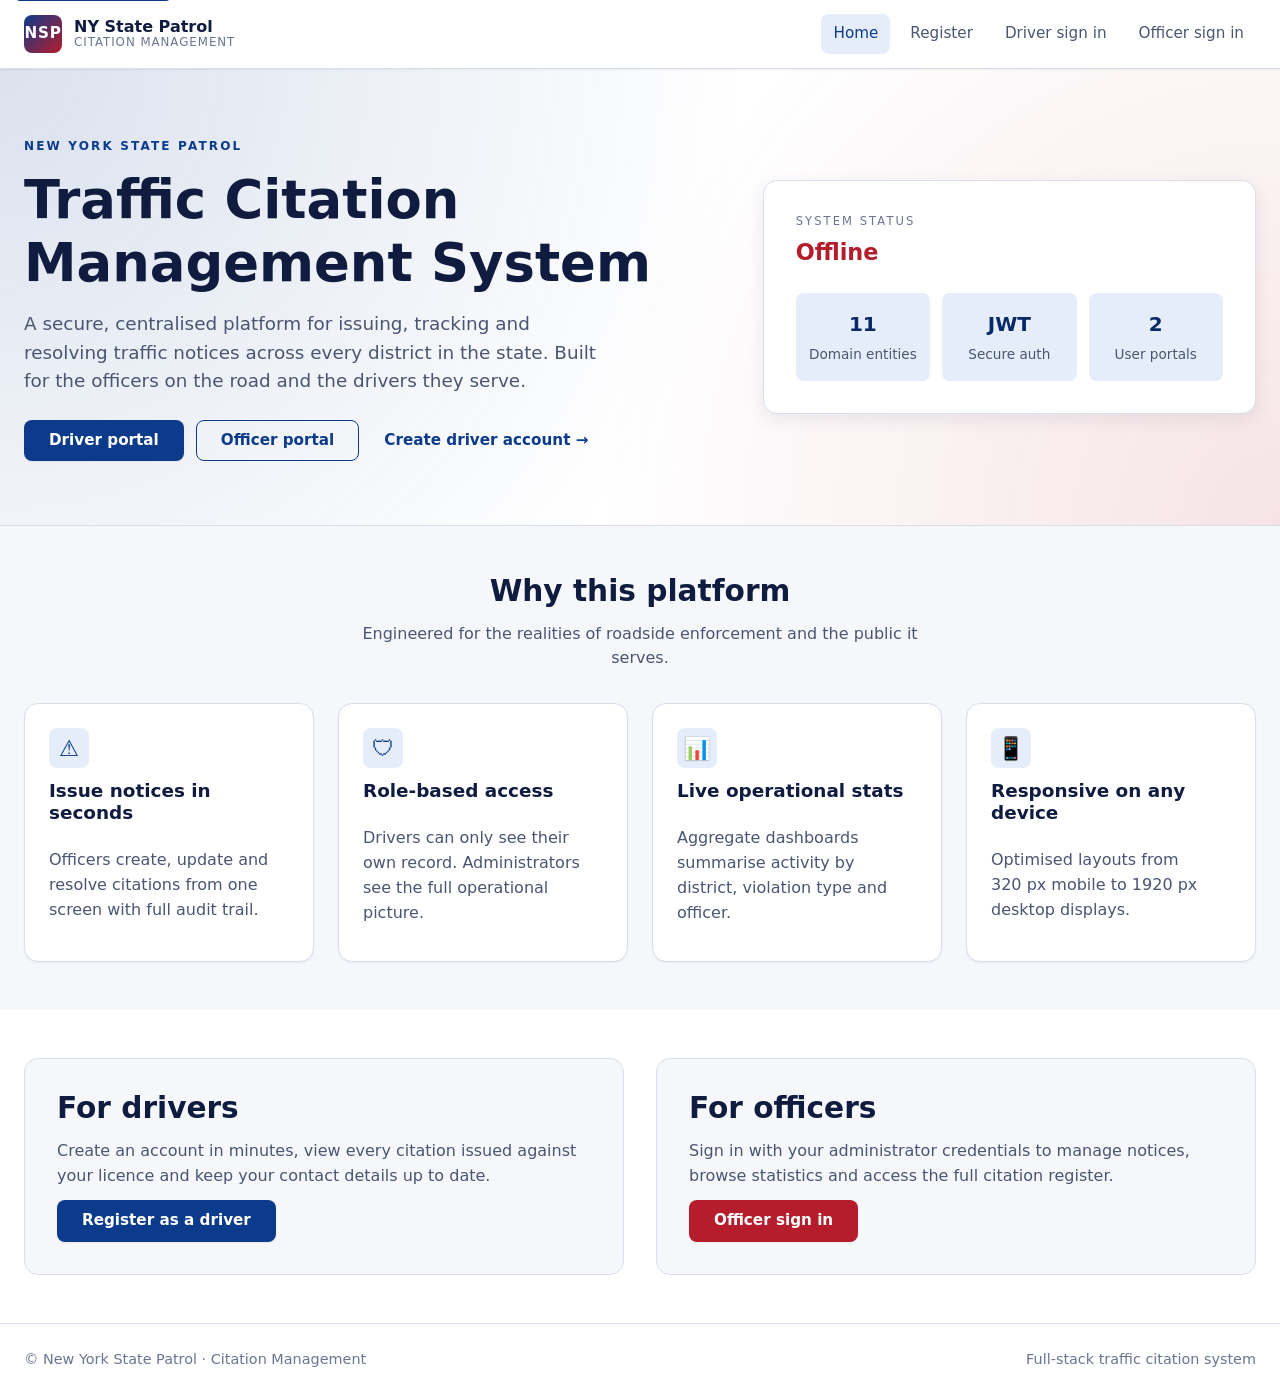
<file: frontend/index.html>
<!DOCTYPE html>
<html lang="en">
<head>
  <meta charset="UTF-8" />
  <meta name="viewport" content="width=device-width, initial-scale=1.0" />
  <meta name="description" content="New York State Patrol traffic citation management system." />
  <title>NY State Patrol &middot; Citation Management</title>
  <link rel="stylesheet" href="css/base.css" />
  <link rel="stylesheet" href="css/layout.css" />
  <link rel="stylesheet" href="css/components.css" />
  <link rel="stylesheet" href="css/pages.css" />
  <link rel="stylesheet" href="css/responsive.css" />
</head>
<body>
  <a class="skip-link" href="#main">Skip to content</a>
  <header data-component="navbar" data-active="home"></header>

  <main id="main">
    <section class="hero">
      <div class="hero__inner container">
        <div class="hero__copy">
          <span class="eyebrow">New York State Patrol</span>
          <h1 class="hero__title">Traffic Citation Management System</h1>
          <p class="hero__lead">
            A secure, centralised platform for issuing, tracking and resolving
            traffic notices across every district in the state. Built for the
            officers on the road and the drivers they serve.
          </p>
          <div class="hero__actions">
            <a class="btn btn--primary" href="login-driver.html">Driver portal</a>
            <a class="btn btn--ghost" href="login-admin.html">Officer portal</a>
            <a class="btn btn--text" href="register.html">Create driver account &rarr;</a>
          </div>
        </div>
        <aside class="hero__panel" aria-hidden="true">
          <div class="hero__badge">
            <span class="hero__badge-label">SYSTEM STATUS</span>
            <span class="hero__badge-value" id="api-status">checking&hellip;</span>
          </div>
          <ul class="hero__stats">
            <li><strong>11</strong><span>Domain entities</span></li>
            <li><strong>JWT</strong><span>Secure auth</span></li>
            <li><strong>2</strong><span>User portals</span></li>
          </ul>
        </aside>
      </div>
    </section>

    <section class="section container" id="features">
      <header class="section__header">
        <h2>Why this platform</h2>
        <p>Engineered for the realities of roadside enforcement and the public it serves.</p>
      </header>
      <div class="features">
        <article class="feature">
          <div class="feature__icon">&#9888;</div>
          <h3>Issue notices in seconds</h3>
          <p>Officers create, update and resolve citations from one screen with full audit trail.</p>
        </article>
        <article class="feature">
          <div class="feature__icon">&#128737;</div>
          <h3>Role-based access</h3>
          <p>Drivers can only see their own record. Administrators see the full operational picture.</p>
        </article>
        <article class="feature">
          <div class="feature__icon">&#128202;</div>
          <h3>Live operational stats</h3>
          <p>Aggregate dashboards summarise activity by district, violation type and officer.</p>
        </article>
        <article class="feature">
          <div class="feature__icon">&#128241;</div>
          <h3>Responsive on any device</h3>
          <p>Optimised layouts from 320&nbsp;px mobile to 1920&nbsp;px desktop displays.</p>
        </article>
      </div>
    </section>

    <section class="section section--alt">
      <div class="container two-col">
        <div>
          <h2>For drivers</h2>
          <p>Create an account in minutes, view every citation issued against your licence and keep your contact details up to date.</p>
          <a class="btn btn--primary" href="register.html">Register as a driver</a>
        </div>
        <div>
          <h2>For officers</h2>
          <p>Sign in with your administrator credentials to manage notices, browse statistics and access the full citation register.</p>
          <a class="btn btn--secondary" href="login-admin.html">Officer sign in</a>
        </div>
      </div>
    </section>
  </main>

  <footer class="footer">
    <div class="container footer__inner">
      <span>&copy; New York State Patrol &middot; Citation Management</span>
      <span class="footer__meta">Full-stack traffic citation system</span>
    </div>
  </footer>

  <div data-component="toast-host"></div>
  <script type="module" src="js/pages/landing.js"></script>
</body>
</html>
</file>
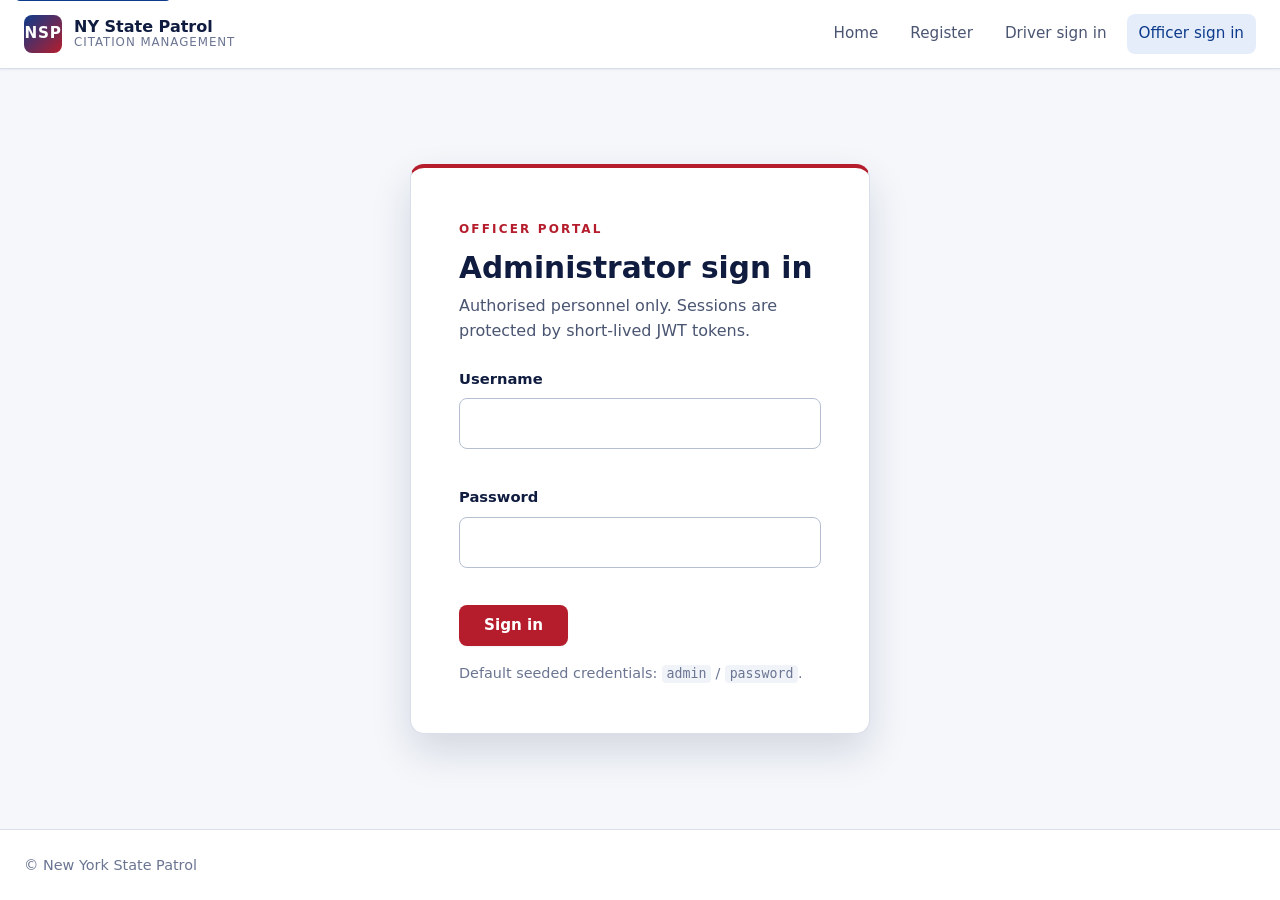
<file: frontend/admin-citations.html>
<!DOCTYPE html>
<html lang="en">
<head>
  <meta charset="UTF-8" />
  <meta name="viewport" content="width=device-width, initial-scale=1.0" />
  <title>Manage citations &middot; NY State Patrol</title>
  <link rel="stylesheet" href="css/base.css" />
  <link rel="stylesheet" href="css/layout.css" />
  <link rel="stylesheet" href="css/components.css" />
  <link rel="stylesheet" href="css/pages.css" />
  <link rel="stylesheet" href="css/responsive.css" />
</head>
<body>
  <a class="skip-link" href="#main">Skip to content</a>
  <header data-component="navbar" data-active="admin-citations"></header>

  <main id="main" class="container app-shell">
    <nav aria-label="Breadcrumb">
      <ol class="breadcrumbs">
        <li><a href="index.html">Home</a></li>
        <li><a href="admin.html">Officer dashboard</a></li>
        <li aria-current="page">Citation management</li>
      </ol>
    </nav>

    <section class="page-header">
      <div>
        <span class="eyebrow eyebrow--accent">Officer portal</span>
        <h1>Citation management</h1>
        <p class="page-header__sub">Create, edit and revoke notices issued anywhere in the state.</p>
      </div>
      <div class="page-header__actions">
        <button class="btn btn--primary" id="create-btn" type="button">New citation</button>
        <a class="btn btn--ghost" href="admin.html">Back to dashboard</a>
        <button class="btn btn--text" id="logout-btn" type="button">Sign out</button>
      </div>
    </section>

    <section class="panel">
      <header class="panel__header">
        <h2>All notices</h2>
        <div class="panel__controls">
          <label class="visually-hidden" for="citations-filter">Search citations</label>
          <input id="citations-filter" type="search" placeholder="Filter by ticket, driver, road or VIN&hellip;" />
        </div>
      </header>
      <div class="table-wrap">
        <table class="data-table" id="citations-table">
          <thead>
            <tr>
              <th scope="col">Ticket</th>
              <th scope="col">Issued</th>
              <th scope="col">Driver</th>
              <th scope="col">Vehicle</th>
              <th scope="col">Officer</th>
              <th scope="col">District</th>
              <th scope="col">Type</th>
              <th scope="col" class="data-table__actions">Actions</th>
            </tr>
          </thead>
          <tbody id="citations-tbody">
            <tr><td colspan="8" class="empty-state" data-state="loading">Loading citations&hellip;</td></tr>
          </tbody>
        </table>
      </div>
    </section>
  </main>

  <footer class="footer">
    <div class="container footer__inner">
      <span>&copy; New York State Patrol</span>
    </div>
  </footer>

  <div data-component="toast-host"></div>
  <div data-component="modal-host"></div>
  <script type="module" src="js/pages/admin-citations.js"></script>
</body>
</html>
</file>
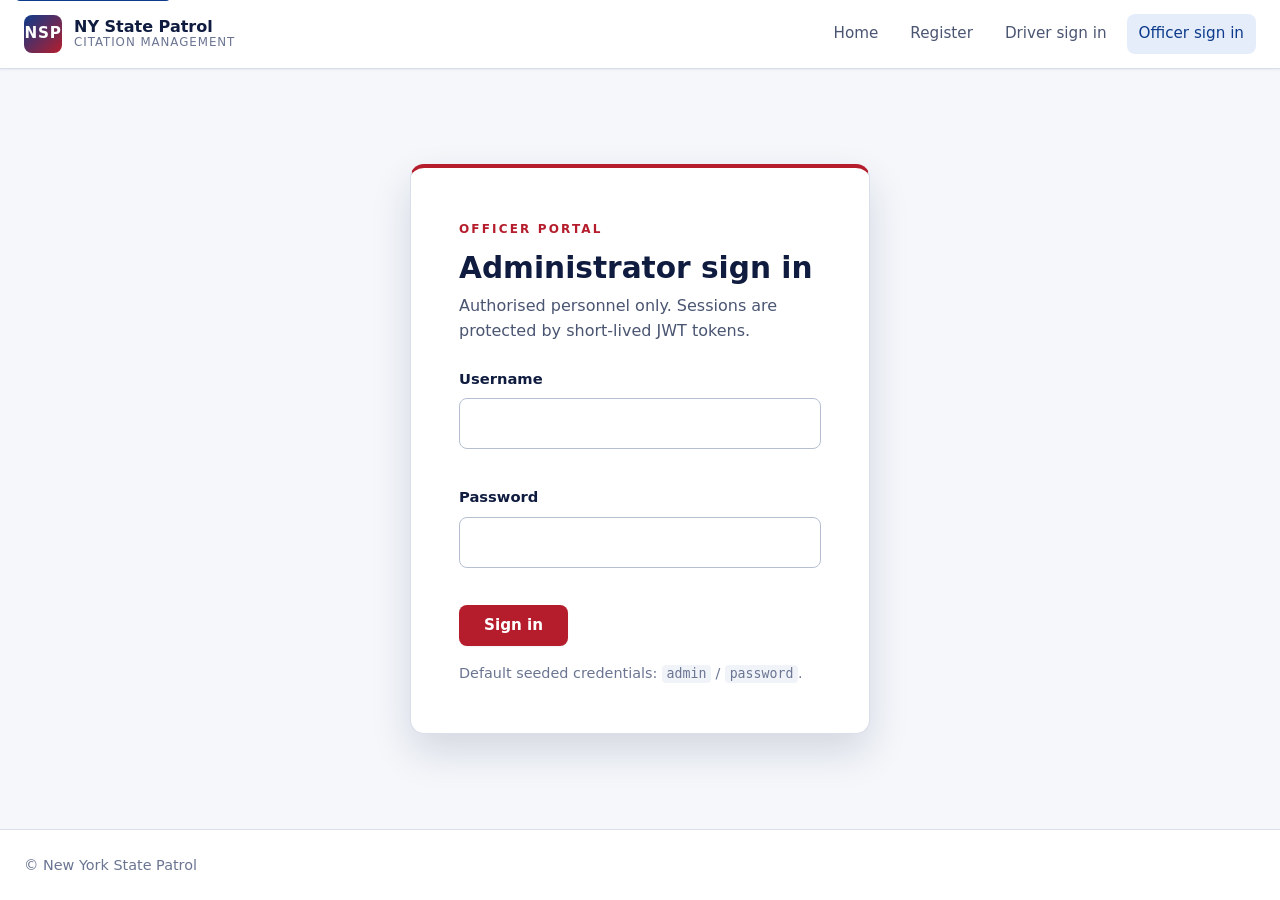
<file: frontend/admin.html>
<!DOCTYPE html>
<html lang="en">
<head>
  <meta charset="UTF-8" />
  <meta name="viewport" content="width=device-width, initial-scale=1.0" />
  <title>Officer dashboard &middot; NY State Patrol</title>
  <link rel="stylesheet" href="css/base.css" />
  <link rel="stylesheet" href="css/layout.css" />
  <link rel="stylesheet" href="css/components.css" />
  <link rel="stylesheet" href="css/pages.css" />
  <link rel="stylesheet" href="css/responsive.css" />
</head>
<body>
  <a class="skip-link" href="#main">Skip to content</a>
  <header data-component="navbar" data-active="admin"></header>

  <main id="main" class="container app-shell">
    <nav aria-label="Breadcrumb">
      <ol class="breadcrumbs">
        <li><a href="index.html">Home</a></li>
        <li><span>Officer portal</span></li>
        <li aria-current="page">Dashboard</li>
      </ol>
    </nav>

    <section class="page-header">
      <div>
        <span class="eyebrow eyebrow--accent">Officer portal</span>
        <h1>Operations dashboard</h1>
        <p class="page-header__sub" id="admin-subtitle">Aggregate view of every citation issued in the system.</p>
      </div>
      <div class="page-header__actions">
        <a class="btn btn--primary" href="admin-citations.html">Manage citations</a>
        <button class="btn btn--text" id="logout-btn" type="button">Sign out</button>
      </div>
    </section>

    <section class="card-grid card-grid--summary" id="admin-summary" aria-live="polite">
      <article class="stat-card"><span class="stat-card__label">Total citations</span><strong id="stat-total-citations">&mdash;</strong></article>
      <article class="stat-card"><span class="stat-card__label">Warnings</span><strong id="stat-total-warnings">&mdash;</strong></article>
      <article class="stat-card"><span class="stat-card__label">Registered drivers</span><strong id="stat-total-drivers">&mdash;</strong></article>
      <article class="stat-card"><span class="stat-card__label">Registered vehicles</span><strong id="stat-total-vehicles">&mdash;</strong></article>
    </section>

    <div class="dashboard-grid">
      <section class="panel">
        <header class="panel__header">
          <h2>Citations by violation type</h2>
        </header>
        <div id="chart-by-violation" class="chart" aria-live="polite"></div>
      </section>

      <section class="panel">
        <header class="panel__header">
          <h2>Citations by district</h2>
        </header>
        <div id="chart-by-district" class="chart" aria-live="polite"></div>
      </section>
    </div>

    <section class="panel">
      <header class="panel__header">
        <h2>Recent activity</h2>
        <p class="panel__sub">Five most recent notices across all districts.</p>
      </header>
      <div id="recent-activity" class="notices" aria-live="polite">
        <div class="empty-state" data-state="loading">Loading activity&hellip;</div>
      </div>
    </section>
  </main>

  <footer class="footer">
    <div class="container footer__inner">
      <span>&copy; New York State Patrol</span>
    </div>
  </footer>

  <div data-component="toast-host"></div>
  <script type="module" src="js/pages/admin.js"></script>
</body>
</html>
</file>
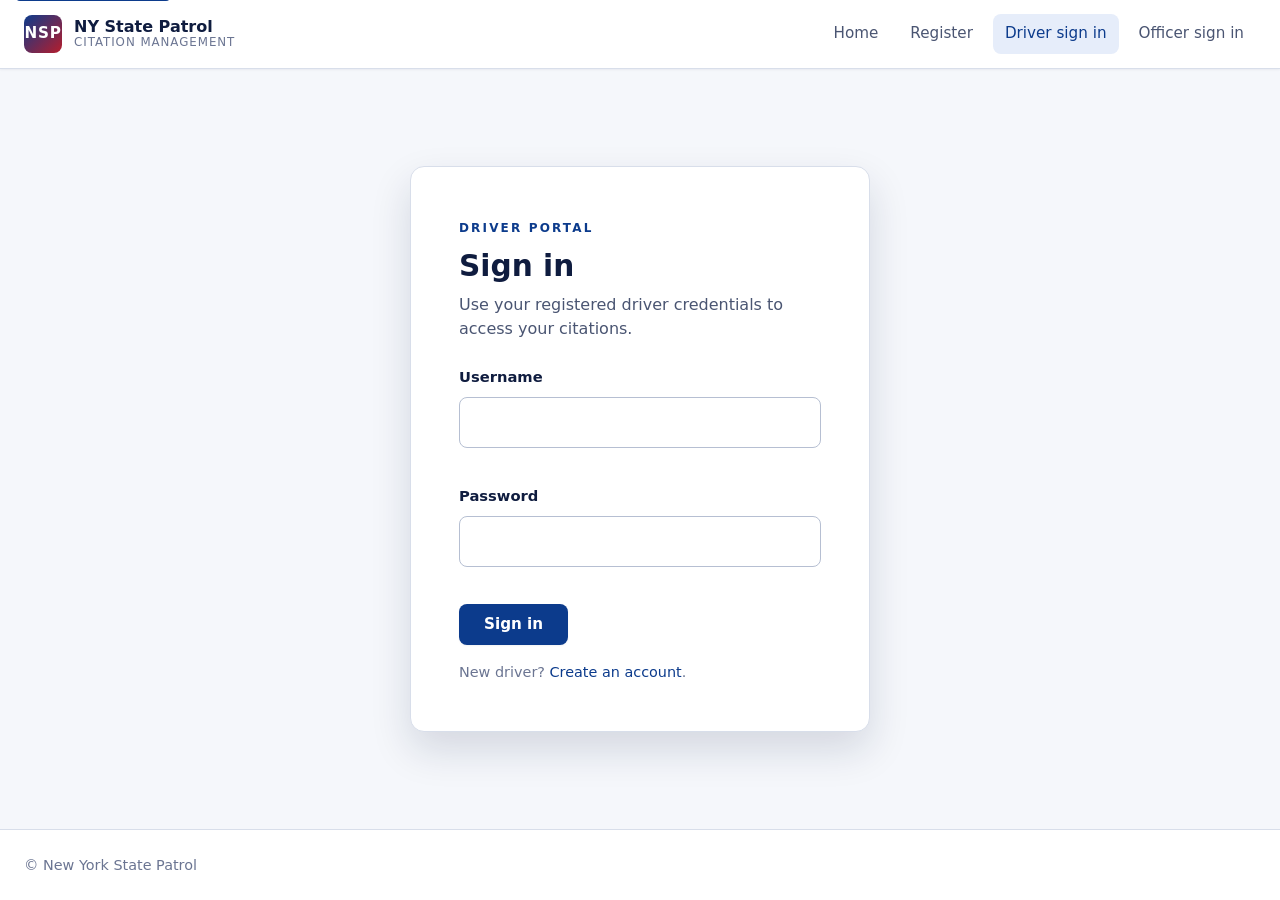
<file: frontend/dashboard.html>
<!DOCTYPE html>
<html lang="en">
<head>
  <meta charset="UTF-8" />
  <meta name="viewport" content="width=device-width, initial-scale=1.0" />
  <title>Driver dashboard &middot; NY State Patrol</title>
  <link rel="stylesheet" href="css/base.css" />
  <link rel="stylesheet" href="css/layout.css" />
  <link rel="stylesheet" href="css/components.css" />
  <link rel="stylesheet" href="css/pages.css" />
  <link rel="stylesheet" href="css/responsive.css" />
</head>
<body>
  <a class="skip-link" href="#main">Skip to content</a>
  <header data-component="navbar" data-active="dashboard"></header>

  <main id="main" class="container app-shell">
    <nav aria-label="Breadcrumb">
      <ol class="breadcrumbs">
        <li><a href="index.html">Home</a></li>
        <li aria-current="page">Driver dashboard</li>
      </ol>
    </nav>

    <section class="page-header">
      <div>
        <span class="eyebrow">Driver portal</span>
        <h1 id="dashboard-greeting">Your dashboard</h1>
        <p class="page-header__sub" id="dashboard-subtitle">Loading your account&hellip;</p>
      </div>
      <div class="page-header__actions">
        <button class="btn btn--ghost" id="refresh-btn" type="button">Refresh</button>
        <button class="btn btn--text" id="logout-btn" type="button">Sign out</button>
      </div>
    </section>

    <section class="card-grid card-grid--summary" id="driver-summary" aria-live="polite">
      <article class="stat-card">
        <span class="stat-card__label">Citations</span>
        <strong class="stat-card__value" id="stat-citations">&mdash;</strong>
      </article>
      <article class="stat-card">
        <span class="stat-card__label">Warnings</span>
        <strong class="stat-card__value" id="stat-warnings">&mdash;</strong>
      </article>
      <article class="stat-card">
        <span class="stat-card__label">Most recent</span>
        <strong class="stat-card__value stat-card__value--sm" id="stat-recent">&mdash;</strong>
      </article>
    </section>

    <section class="panel">
      <header class="panel__header">
        <h2>My notices</h2>
        <div class="panel__controls">
          <label class="visually-hidden" for="notice-filter">Filter notices</label>
          <input id="notice-filter" type="search" placeholder="Search by ticket, road or violation&hellip;" />
          <select id="notice-status">
            <option value="all">All notices</option>
            <option value="citation">Citations only</option>
            <option value="warning">Warnings only</option>
          </select>
        </div>
      </header>
      <div id="notices-container" class="notices" aria-live="polite">
        <div class="empty-state" data-state="loading">Loading notices&hellip;</div>
      </div>
    </section>

    <section class="panel" id="profile-panel">
      <header class="panel__header">
        <h2>Profile</h2>
        <p class="panel__sub">Update your contact details. Other identity fields are managed by your district office.</p>
      </header>
      <form id="profile-form" class="form form--grid" novalidate>
        <div class="form-row">
          <label for="profile-full-name">Full name</label>
          <input id="profile-full-name" name="full_name" type="text" disabled />
        </div>
        <div class="form-row">
          <label for="profile-licence">Driver licence</label>
          <input id="profile-licence" name="licence_no" type="text" disabled />
        </div>
        <div class="form-row">
          <label for="profile-email">Email<span aria-hidden="true">*</span></label>
          <input id="profile-email" name="email" type="email" required maxlength="120" />
          <p class="form-row__hint" data-error-for="email"></p>
        </div>
        <div class="form-row">
          <label for="profile-phone">Phone<span aria-hidden="true">*</span></label>
          <input id="profile-phone" name="phone" type="tel" required maxlength="30" />
          <p class="form-row__hint" data-error-for="phone"></p>
        </div>
        <div class="form-row form-row--full">
          <label for="profile-address">Address</label>
          <input id="profile-address" name="address_line" type="text" maxlength="100" />
          <p class="form-row__hint" data-error-for="address_line"></p>
        </div>
        <div class="form-actions form-row--full">
          <button type="submit" class="btn btn--primary" id="profile-submit">
            <span class="btn__label">Save changes</span>
            <span class="btn__spinner" hidden></span>
          </button>
        </div>
      </form>
    </section>
  </main>

  <footer class="footer">
    <div class="container footer__inner">
      <span>&copy; New York State Patrol</span>
    </div>
  </footer>

  <div data-component="toast-host"></div>
  <div data-component="modal-host"></div>
  <script type="module" src="js/pages/dashboard.js"></script>
</body>
</html>
</file>
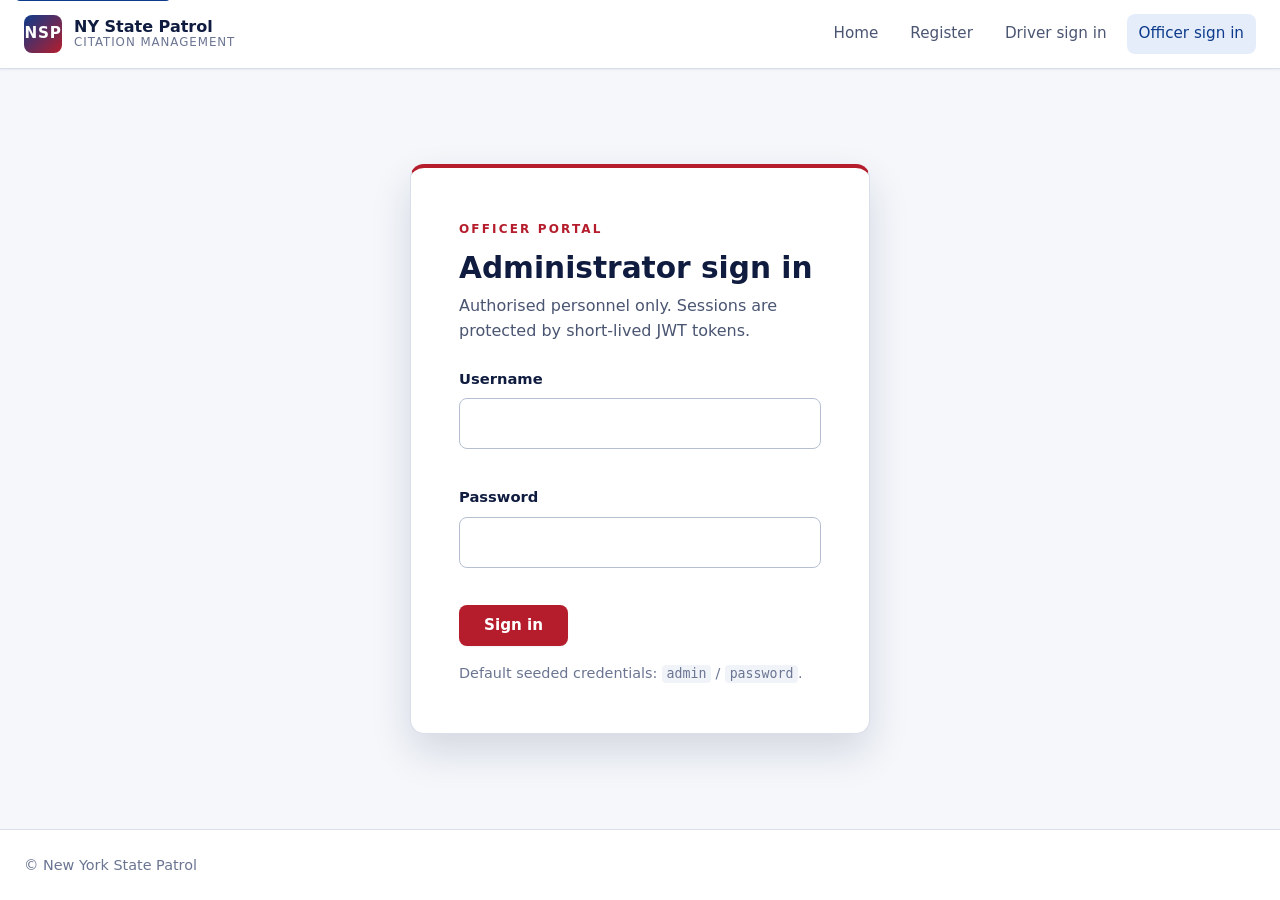
<file: frontend/login-admin.html>
<!DOCTYPE html>
<html lang="en">
<head>
  <meta charset="UTF-8" />
  <meta name="viewport" content="width=device-width, initial-scale=1.0" />
  <title>Officer sign in &middot; NY State Patrol</title>
  <link rel="stylesheet" href="css/base.css" />
  <link rel="stylesheet" href="css/layout.css" />
  <link rel="stylesheet" href="css/components.css" />
  <link rel="stylesheet" href="css/pages.css" />
  <link rel="stylesheet" href="css/responsive.css" />
</head>
<body>
  <a class="skip-link" href="#main">Skip to content</a>
  <header data-component="navbar" data-active="login-admin"></header>

  <main id="main" class="auth-shell">
    <section class="auth-card auth-card--accent">
      <header class="auth-card__header">
        <span class="eyebrow eyebrow--accent">Officer portal</span>
        <h1>Administrator sign in</h1>
        <p>Authorised personnel only. Sessions are protected by short-lived JWT tokens.</p>
      </header>

      <form id="login-form" class="form" data-required-role="admin" novalidate>
        <div class="form-row">
          <label for="username">Username</label>
          <input id="username" name="username" type="text" autocomplete="username" required />
          <p class="form-row__hint" data-error-for="username"></p>
        </div>
        <div class="form-row">
          <label for="password">Password</label>
          <input id="password" name="password" type="password" autocomplete="current-password" required />
          <p class="form-row__hint" data-error-for="password"></p>
        </div>
        <div class="form-actions">
          <button type="submit" class="btn btn--secondary" id="login-submit">
            <span class="btn__label">Sign in</span>
            <span class="btn__spinner" hidden></span>
          </button>
        </div>
        <p class="form-footer">
          Default seeded credentials: <code>admin</code> / <code>password</code>.
        </p>
      </form>
    </section>
  </main>

  <footer class="footer">
    <div class="container footer__inner">
      <span>&copy; New York State Patrol</span>
    </div>
  </footer>

  <div data-component="toast-host"></div>
  <script type="module" src="js/pages/login-admin.js"></script>
</body>
</html>
</file>
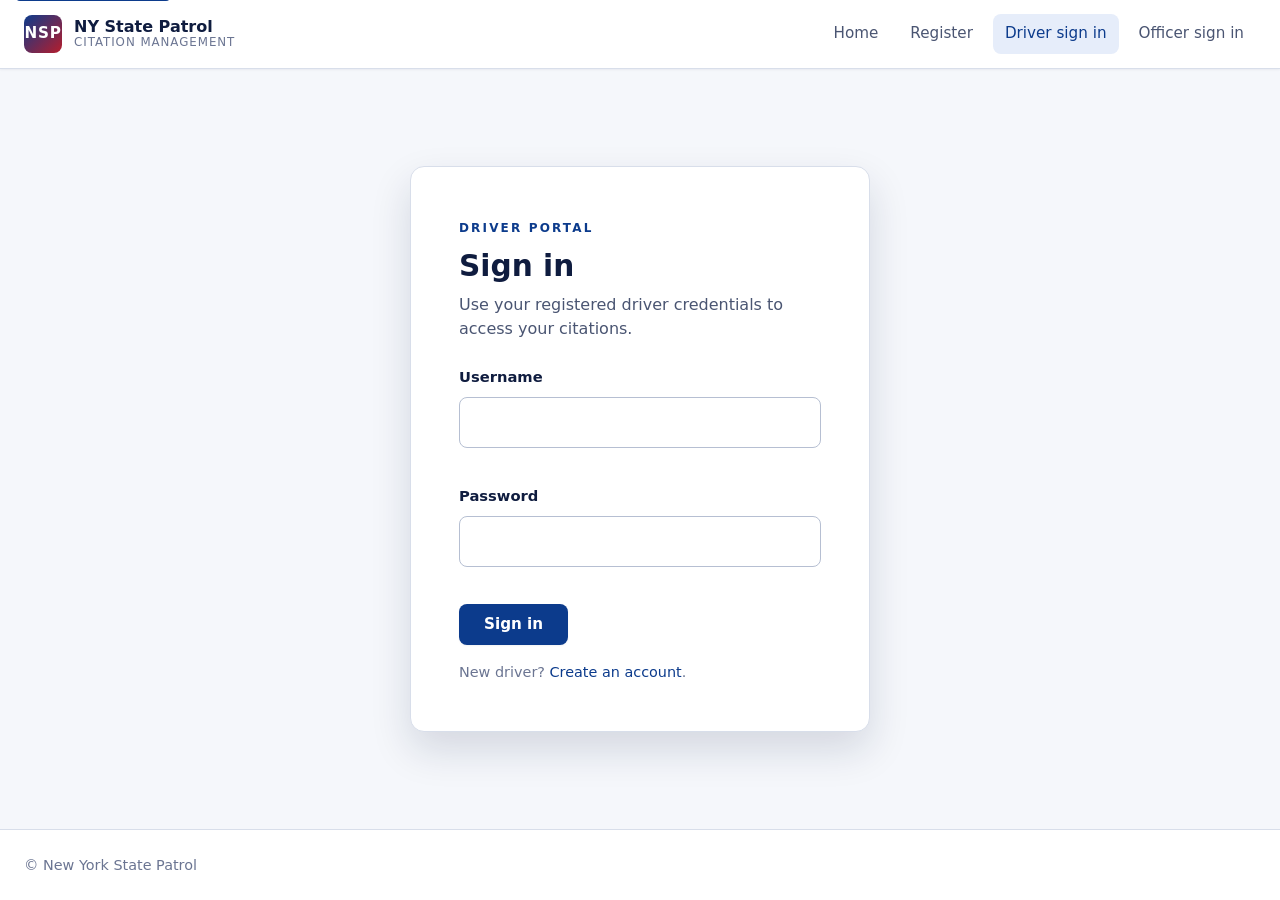
<file: frontend/login-driver.html>
<!DOCTYPE html>
<html lang="en">
<head>
  <meta charset="UTF-8" />
  <meta name="viewport" content="width=device-width, initial-scale=1.0" />
  <title>Driver sign in &middot; NY State Patrol</title>
  <link rel="stylesheet" href="css/base.css" />
  <link rel="stylesheet" href="css/layout.css" />
  <link rel="stylesheet" href="css/components.css" />
  <link rel="stylesheet" href="css/pages.css" />
  <link rel="stylesheet" href="css/responsive.css" />
</head>
<body>
  <a class="skip-link" href="#main">Skip to content</a>
  <header data-component="navbar" data-active="login-driver"></header>

  <main id="main" class="auth-shell">
    <section class="auth-card">
      <header class="auth-card__header">
        <span class="eyebrow">Driver portal</span>
        <h1>Sign in</h1>
        <p>Use your registered driver credentials to access your citations.</p>
      </header>

      <form id="login-form" class="form" data-required-role="driver" novalidate>
        <div class="form-row">
          <label for="username">Username</label>
          <input id="username" name="username" type="text" autocomplete="username" required />
          <p class="form-row__hint" data-error-for="username"></p>
        </div>
        <div class="form-row">
          <label for="password">Password</label>
          <input id="password" name="password" type="password" autocomplete="current-password" required />
          <p class="form-row__hint" data-error-for="password"></p>
        </div>
        <div class="form-actions">
          <button type="submit" class="btn btn--primary" id="login-submit">
            <span class="btn__label">Sign in</span>
            <span class="btn__spinner" hidden></span>
          </button>
        </div>
        <p class="form-footer">
          New driver? <a href="register.html">Create an account</a>.
        </p>
      </form>
    </section>
  </main>

  <footer class="footer">
    <div class="container footer__inner">
      <span>&copy; New York State Patrol</span>
    </div>
  </footer>

  <div data-component="toast-host"></div>
  <script type="module" src="js/pages/login-driver.js"></script>
</body>
</html>
</file>
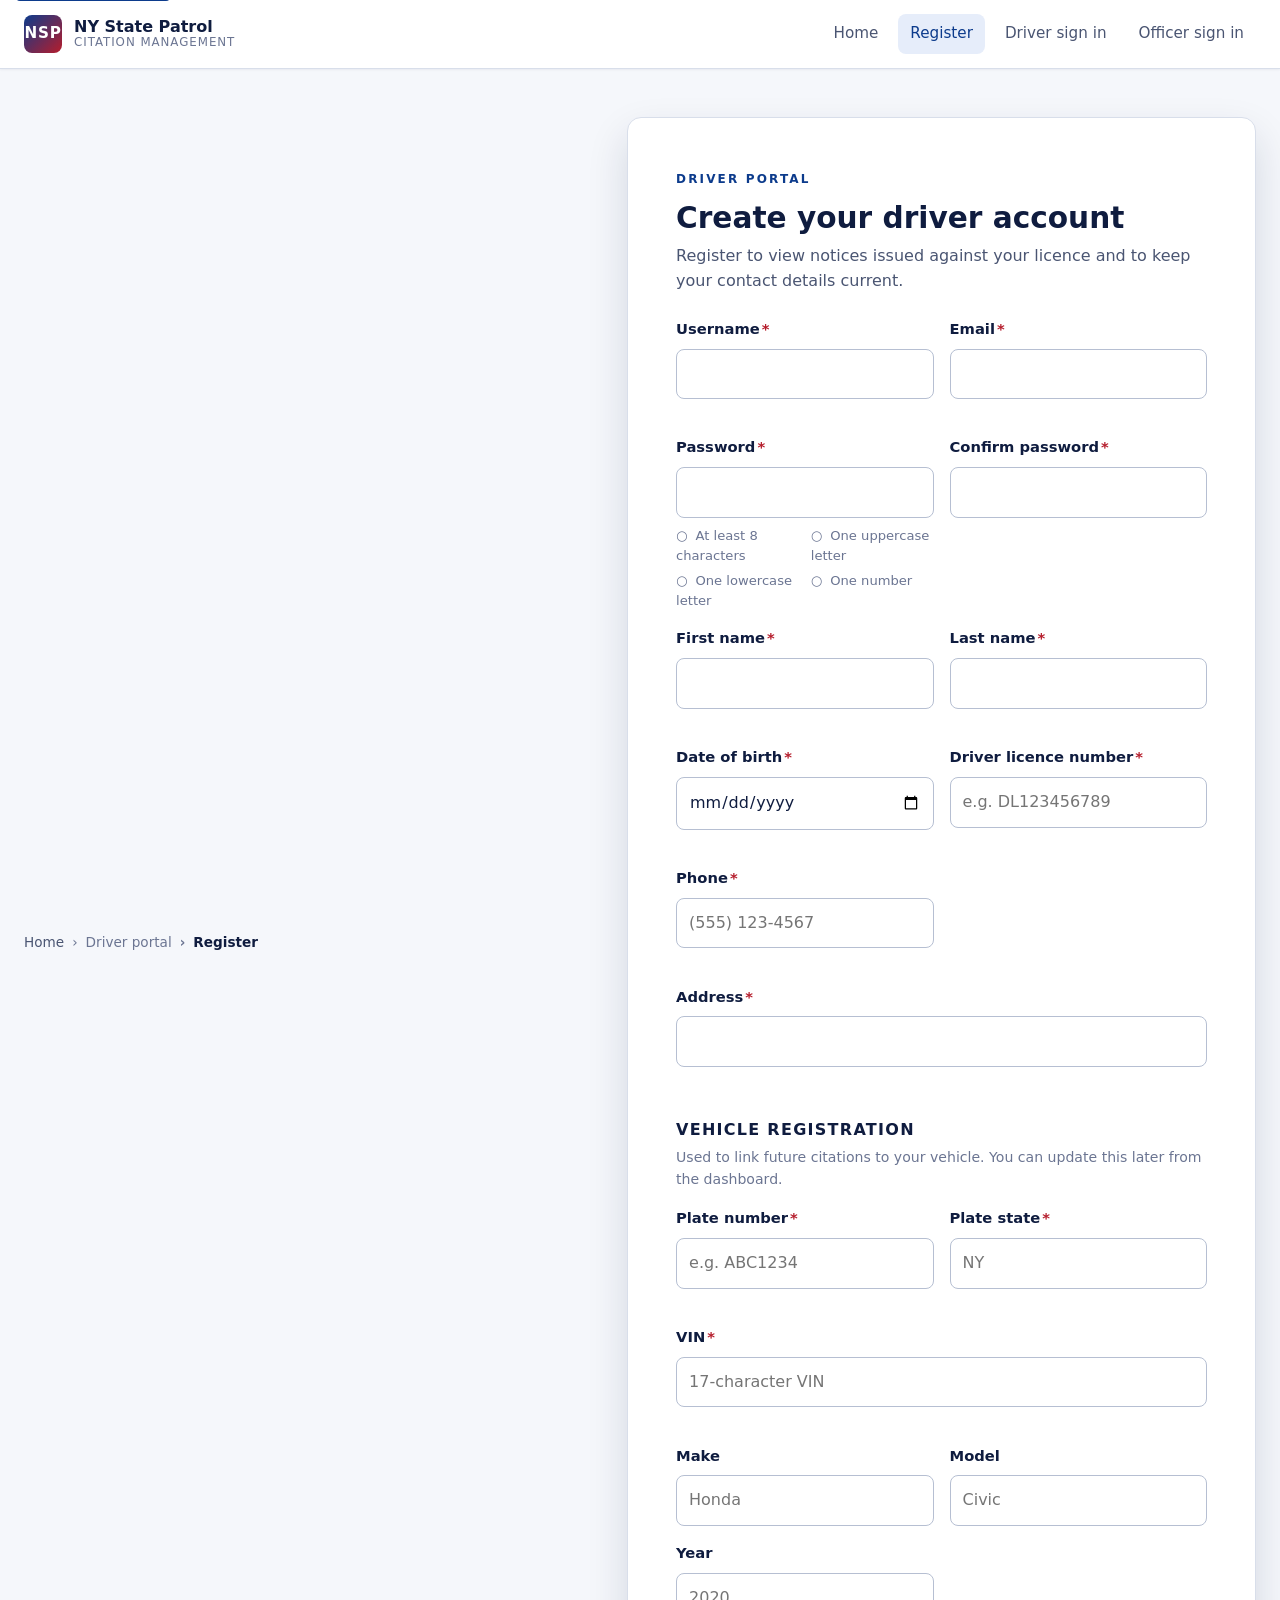
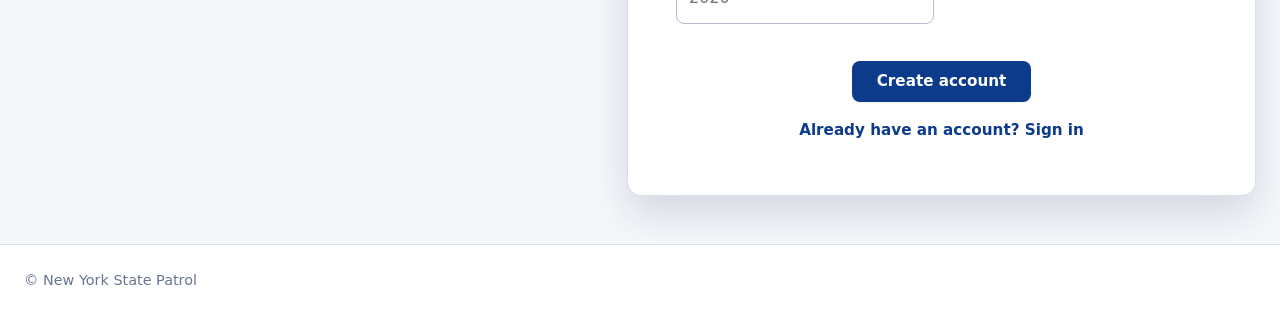
<file: frontend/register.html>
<!DOCTYPE html>
<html lang="en">
<head>
  <meta charset="UTF-8" />
  <meta name="viewport" content="width=device-width, initial-scale=1.0" />
  <title>Register &middot; NY State Patrol</title>
  <link rel="stylesheet" href="css/base.css" />
  <link rel="stylesheet" href="css/layout.css" />
  <link rel="stylesheet" href="css/components.css" />
  <link rel="stylesheet" href="css/pages.css" />
  <link rel="stylesheet" href="css/responsive.css" />
</head>
<body>
  <a class="skip-link" href="#main">Skip to content</a>
  <header data-component="navbar" data-active="register"></header>

  <main id="main" class="auth-shell">
    <nav aria-label="Breadcrumb" style="width: min(100%, 820px); margin-bottom: var(--space-4);">
      <ol class="breadcrumbs">
        <li><a href="index.html">Home</a></li>
        <li><span>Driver portal</span></li>
        <li aria-current="page">Register</li>
      </ol>
    </nav>

    <section class="auth-card auth-card--wide">
      <header class="auth-card__header">
        <span class="eyebrow">Driver portal</span>
        <h1>Create your driver account</h1>
        <p>Register to view notices issued against your licence and to keep your contact details current.</p>
      </header>

      <form id="register-form" class="form form--grid" novalidate>
        <div class="form-row">
          <label for="username">Username<span aria-hidden="true">*</span></label>
          <input id="username" name="username" type="text" autocomplete="username" required minlength="3" maxlength="50" />
          <p class="form-row__hint" id="username-error" data-error-for="username"></p>
        </div>

        <div class="form-row">
          <label for="email">Email<span aria-hidden="true">*</span></label>
          <input id="email" name="email" type="email" autocomplete="email" required maxlength="120" />
          <p class="form-row__hint" id="email-error" data-error-for="email"></p>
        </div>

        <div class="form-row">
          <label for="password">Password<span aria-hidden="true">*</span></label>
          <input id="password" name="password" type="password" autocomplete="new-password" required />
          <ul class="password-requirements" id="password-requirements">
            <li data-rule="length">At least 8 characters</li>
            <li data-rule="upper">One uppercase letter</li>
            <li data-rule="lower">One lowercase letter</li>
            <li data-rule="digit">One number</li>
          </ul>
        </div>

        <div class="form-row">
          <label for="confirm_password">Confirm password<span aria-hidden="true">*</span></label>
          <input id="confirm_password" name="confirm_password" type="password" autocomplete="new-password" required />
          <p class="form-row__hint" id="confirm_password-error" data-error-for="confirm_password"></p>
        </div>

        <div class="form-row">
          <label for="first_name">First name<span aria-hidden="true">*</span></label>
          <input id="first_name" name="first_name" type="text" autocomplete="given-name" required maxlength="50" />
          <p class="form-row__hint" data-error-for="first_name"></p>
        </div>

        <div class="form-row">
          <label for="last_name">Last name<span aria-hidden="true">*</span></label>
          <input id="last_name" name="last_name" type="text" autocomplete="family-name" required maxlength="50" />
          <p class="form-row__hint" data-error-for="last_name"></p>
        </div>

        <div class="form-row">
          <label for="birth_date">Date of birth<span aria-hidden="true">*</span></label>
          <input id="birth_date" name="birth_date" type="date" required />
          <p class="form-row__hint" data-error-for="birth_date"></p>
        </div>

        <div class="form-row">
          <label for="licence_no">Driver licence number<span aria-hidden="true">*</span></label>
          <input id="licence_no" name="licence_no" type="text" required minlength="4" maxlength="20" placeholder="e.g. DL123456789" />
          <p class="form-row__hint" data-error-for="licence_no"></p>
        </div>

        <div class="form-row">
          <label for="phone">Phone<span aria-hidden="true">*</span></label>
          <input id="phone" name="phone" type="tel" autocomplete="tel" required maxlength="30" placeholder="(555) 123-4567" />
          <p class="form-row__hint" data-error-for="phone"></p>
        </div>

        <div class="form-row form-row--full">
          <label for="address">Address<span aria-hidden="true">*</span></label>
          <input id="address" name="address" type="text" autocomplete="street-address" required maxlength="200" />
          <p class="form-row__hint" data-error-for="address"></p>
        </div>

        <div class="form-row form-row--full">
          <h2 class="form-section__title">Vehicle registration</h2>
          <p class="form-section__hint">
            Used to link future citations to your vehicle. You can update this later from the dashboard.
          </p>
        </div>

        <div class="form-row">
          <label for="vehicle_plate_no">Plate number<span aria-hidden="true">*</span></label>
          <input id="vehicle_plate_no" name="vehicle_plate_no" type="text" required maxlength="10" placeholder="e.g. ABC1234" />
          <p class="form-row__hint" data-error-for="vehicle_plate_no"></p>
        </div>

        <div class="form-row">
          <label for="vehicle_plate_state">Plate state<span aria-hidden="true">*</span></label>
          <input id="vehicle_plate_state" name="vehicle_plate_state" type="text" required maxlength="2" placeholder="NY" />
          <p class="form-row__hint" data-error-for="vehicle_plate_state"></p>
        </div>

        <div class="form-row form-row--full">
          <label for="vehicle_vin">VIN<span aria-hidden="true">*</span></label>
          <input id="vehicle_vin" name="vehicle_vin" type="text" required minlength="11" maxlength="17" placeholder="17-character VIN" />
          <p class="form-row__hint" data-error-for="vehicle_vin"></p>
        </div>

        <div class="form-row">
          <label for="vehicle_make">Make</label>
          <input id="vehicle_make" name="vehicle_make" type="text" maxlength="50" placeholder="Honda" />
        </div>

        <div class="form-row">
          <label for="vehicle_model">Model</label>
          <input id="vehicle_model" name="vehicle_model" type="text" maxlength="50" placeholder="Civic" />
        </div>

        <div class="form-row">
          <label for="vehicle_year">Year</label>
          <input id="vehicle_year" name="vehicle_year" type="number" min="1900" max="2100" placeholder="2020" />
          <p class="form-row__hint" data-error-for="vehicle_year"></p>
        </div>

        <div class="form-row form-row--full form-actions">
          <button type="submit" class="btn btn--primary" id="register-submit">
            <span class="btn__label">Create account</span>
            <span class="btn__spinner" hidden></span>
          </button>
          <a href="login-driver.html" class="btn btn--text">Already have an account? Sign in</a>
        </div>
      </form>
    </section>
  </main>

  <footer class="footer">
    <div class="container footer__inner">
      <span>&copy; New York State Patrol</span>
    </div>
  </footer>

  <div data-component="toast-host"></div>
  <script type="module" src="js/pages/register.js"></script>
</body>
</html>
</file>
<file: frontend/css/base.css>
/* Base: design tokens, reset, typography. */

:root {
  --color-bg: #f5f7fb;
  --color-surface: #ffffff;
  --color-surface-alt: #f0f3f8;
  --color-border: #d8deea;
  --color-border-strong: #b6bfd2;
  --color-text: #0f1c3f;
  --color-text-soft: #4a5572;
  --color-text-muted: #6b7592;

  --color-primary: #0c3b8c;
  --color-primary-strong: #082a66;
  --color-primary-soft: #e6edfa;
  --color-secondary: #b51d2c;
  --color-secondary-strong: #8c1322;
  --color-accent: #f3a712;

  --color-success: #117a3d;
  --color-success-bg: #e3f5ea;
  --color-danger: #b51d2c;
  --color-danger-bg: #fbe5e8;
  --color-warning: #a76300;
  --color-warning-bg: #fff3dc;

  --radius-sm: 4px;
  --radius-md: 8px;
  --radius-lg: 14px;
  --radius-pill: 999px;

  --space-1: 4px;
  --space-2: 8px;
  --space-3: 12px;
  --space-4: 16px;
  --space-5: 24px;
  --space-6: 32px;
  --space-7: 48px;
  --space-8: 64px;

  --shadow-sm: 0 1px 2px rgba(15, 28, 63, 0.06);
  --shadow-md: 0 6px 18px rgba(15, 28, 63, 0.08);
  --shadow-lg: 0 18px 40px rgba(15, 28, 63, 0.14);

  --font-sans: "Inter", "Segoe UI", system-ui, -apple-system, BlinkMacSystemFont, sans-serif;
  --font-mono: "JetBrains Mono", ui-monospace, SFMono-Regular, Menlo, monospace;

  --transition-fast: 120ms ease;
  --transition-base: 200ms ease;

  --header-height: 68px;
}

*,
*::before,
*::after {
  box-sizing: border-box;
}

html {
  -webkit-text-size-adjust: 100%;
  -moz-text-size-adjust: 100%;
  text-size-adjust: 100%;
}

body {
  margin: 0;
  min-height: 100vh;
  background: var(--color-bg);
  color: var(--color-text);
  font-family: var(--font-sans);
  font-size: 16px;
  line-height: 1.55;
  -webkit-font-smoothing: antialiased;
  display: flex;
  flex-direction: column;
}

main {
  flex: 1 0 auto;
}

img,
svg {
  max-width: 100%;
  display: block;
}

h1,
h2,
h3,
h4 {
  margin: 0 0 var(--space-3);
  font-weight: 700;
  line-height: 1.2;
  color: var(--color-text);
}

h1 {
  font-size: clamp(1.85rem, 2vw + 1.2rem, 2.6rem);
}
h2 {
  font-size: clamp(1.35rem, 1vw + 1.05rem, 1.85rem);
}
h3 {
  font-size: 1.15rem;
}

p {
  margin: 0 0 var(--space-3);
  color: var(--color-text-soft);
}

a {
  color: var(--color-primary);
  text-decoration: none;
  font-weight: 500;
  transition: color var(--transition-fast);
}

a:hover {
  color: var(--color-primary-strong);
  text-decoration: underline;
}

code {
  font-family: var(--font-mono);
  background: var(--color-surface-alt);
  padding: 0.1em 0.35em;
  border-radius: var(--radius-sm);
  font-size: 0.92em;
}

button {
  font-family: inherit;
}

input,
select,
textarea {
  font: inherit;
  color: inherit;
}

.eyebrow {
  display: inline-block;
  text-transform: uppercase;
  letter-spacing: 0.18em;
  font-size: 0.75rem;
  font-weight: 700;
  color: var(--color-primary);
  margin-bottom: var(--space-3);
}

.eyebrow--accent {
  color: var(--color-secondary);
}

.visually-hidden {
  position: absolute !important;
  width: 1px;
  height: 1px;
  padding: 0;
  margin: -1px;
  overflow: hidden;
  clip: rect(0, 0, 0, 0);
  white-space: nowrap;
  border: 0;
}

.skip-link {
  position: absolute;
  top: -40px;
  left: 16px;
  background: var(--color-primary);
  color: #fff;
  padding: var(--space-2) var(--space-4);
  border-radius: var(--radius-sm);
  z-index: 1000;
  transition: top var(--transition-fast);
}

.skip-link:focus {
  top: 8px;
  text-decoration: none;
}

:focus-visible {
  outline: 3px solid var(--color-accent);
  outline-offset: 2px;
  border-radius: var(--radius-sm);
}
</file>
<file: frontend/css/layout.css>
/* Layout primitives: container, header/nav, footer, section grids. */

.container {
  width: min(100% - var(--space-5) * 2, 1240px);
  margin-inline: auto;
}

.section {
  padding: var(--space-7) 0;
}

.section--alt {
  background: var(--color-surface);
}

.section__header {
  text-align: center;
  margin-bottom: var(--space-6);
}

.section__header p {
  max-width: 60ch;
  margin-inline: auto;
}

.two-col {
  display: grid;
  grid-template-columns: 1fr 1fr;
  gap: var(--space-6);
  align-items: start;
}

.two-col > * {
  background: var(--color-bg);
  padding: var(--space-6);
  border-radius: var(--radius-lg);
  border: 1px solid var(--color-border);
}

.app-shell {
  padding-top: var(--space-6);
  padding-bottom: var(--space-7);
  display: flex;
  flex-direction: column;
  gap: var(--space-6);
}

.dashboard-grid {
  display: grid;
  grid-template-columns: repeat(auto-fit, minmax(320px, 1fr));
  gap: var(--space-5);
}

.page-header {
  display: flex;
  align-items: flex-end;
  justify-content: space-between;
  gap: var(--space-5);
  flex-wrap: wrap;
}

.page-header__sub {
  margin: 0;
  color: var(--color-text-soft);
  max-width: 60ch;
}

.page-header__actions {
  display: flex;
  align-items: center;
  gap: var(--space-3);
  flex-wrap: wrap;
}

.navbar {
  background: var(--color-surface);
  border-bottom: 1px solid var(--color-border);
  position: sticky;
  top: 0;
  z-index: 50;
  box-shadow: var(--shadow-sm);
}

.navbar__inner {
  height: var(--header-height);
  display: flex;
  align-items: center;
  justify-content: space-between;
  gap: var(--space-5);
}

.navbar__brand {
  display: flex;
  align-items: center;
  gap: var(--space-3);
  font-weight: 700;
  color: var(--color-text);
  text-decoration: none;
}

.navbar__brand:hover {
  text-decoration: none;
}

.navbar__brand-mark {
  width: 38px;
  height: 38px;
  border-radius: var(--radius-md);
  background: linear-gradient(135deg, var(--color-primary), var(--color-secondary));
  display: grid;
  place-items: center;
  color: #fff;
  font-weight: 700;
  font-size: 0.95rem;
  letter-spacing: 0.05em;
}

.navbar__brand-text {
  display: flex;
  flex-direction: column;
  line-height: 1.15;
}

.navbar__brand-text small {
  font-weight: 500;
  font-size: 0.74rem;
  color: var(--color-text-muted);
  letter-spacing: 0.08em;
  text-transform: uppercase;
}

.navbar__links {
  display: flex;
  align-items: center;
  gap: var(--space-2);
  list-style: none;
  margin: 0;
  padding: 0;
}

.navbar__link {
  display: inline-flex;
  align-items: center;
  padding: var(--space-2) var(--space-3);
  border-radius: var(--radius-md);
  color: var(--color-text-soft);
  font-weight: 500;
  font-size: 0.95rem;
}

.navbar__link:hover {
  color: var(--color-primary);
  background: var(--color-primary-soft);
  text-decoration: none;
}

.navbar__link.is-active {
  color: var(--color-primary);
  background: var(--color-primary-soft);
}

.navbar__toggle {
  display: none;
  border: none;
  background: transparent;
  width: 42px;
  height: 42px;
  border-radius: var(--radius-md);
  cursor: pointer;
  padding: 0;
  align-items: center;
  justify-content: center;
}

.navbar__toggle:hover {
  background: var(--color-surface-alt);
}

.navbar__toggle-bar,
.navbar__toggle-bar::before,
.navbar__toggle-bar::after {
  display: block;
  width: 22px;
  height: 2px;
  background: var(--color-text);
  position: relative;
}

.navbar__toggle-bar::before,
.navbar__toggle-bar::after {
  content: "";
  position: absolute;
  left: 0;
}

.navbar__toggle-bar::before {
  top: -7px;
}

.navbar__toggle-bar::after {
  top: 7px;
}

.footer {
  margin-top: auto;
  background: var(--color-surface);
  border-top: 1px solid var(--color-border);
  padding: var(--space-5) 0;
}

.footer__inner {
  display: flex;
  justify-content: space-between;
  align-items: center;
  gap: var(--space-4);
  color: var(--color-text-muted);
  font-size: 0.9rem;
}

.auth-shell {
  display: flex;
  align-items: center;
  justify-content: center;
  padding: var(--space-7) var(--space-5);
  min-height: calc(100vh - var(--header-height) - 80px);
}

.hero {
  background: radial-gradient(circle at 0 0, rgba(12, 59, 140, 0.15), transparent 55%),
              radial-gradient(circle at 100% 100%, rgba(181, 29, 44, 0.12), transparent 50%),
              var(--color-surface);
  padding: var(--space-8) 0;
  border-bottom: 1px solid var(--color-border);
}

.hero__inner {
  display: grid;
  grid-template-columns: 1.4fr 1fr;
  gap: var(--space-7);
  align-items: center;
}

.hero__title {
  font-size: clamp(2rem, 2.5vw + 1.4rem, 3.3rem);
  margin-bottom: var(--space-4);
}

.hero__lead {
  font-size: 1.15rem;
  max-width: 50ch;
}

.hero__actions {
  display: flex;
  flex-wrap: wrap;
  gap: var(--space-3);
  margin-top: var(--space-5);
}

.hero__panel {
  background: var(--color-surface);
  border-radius: var(--radius-lg);
  border: 1px solid var(--color-border);
  padding: var(--space-6);
  box-shadow: var(--shadow-md);
  display: flex;
  flex-direction: column;
  gap: var(--space-5);
}

.hero__badge {
  display: flex;
  flex-direction: column;
  gap: var(--space-1);
}

.hero__badge-label {
  font-size: 0.72rem;
  letter-spacing: 0.18em;
  color: var(--color-text-muted);
  text-transform: uppercase;
}

.hero__badge-value {
  font-size: 1.4rem;
  font-weight: 700;
  color: var(--color-success);
}

.hero__badge-value.is-down {
  color: var(--color-danger);
}

.hero__stats {
  list-style: none;
  margin: 0;
  padding: 0;
  display: grid;
  grid-template-columns: repeat(3, 1fr);
  gap: var(--space-3);
}

.hero__stats li {
  background: var(--color-primary-soft);
  border-radius: var(--radius-md);
  padding: var(--space-4) var(--space-3);
  text-align: center;
  font-size: 0.85rem;
  color: var(--color-text-soft);
  display: flex;
  flex-direction: column;
  gap: var(--space-1);
}

.hero__stats strong {
  font-size: 1.25rem;
  color: var(--color-primary-strong);
}

.features {
  display: grid;
  grid-template-columns: repeat(auto-fit, minmax(220px, 1fr));
  gap: var(--space-5);
}
</file>
<file: frontend/css/components.css>
/* Buttons, cards, forms, tables, modals, toasts. */

/* Buttons */

.btn {
  --btn-bg: var(--color-primary);
  --btn-fg: #fff;
  --btn-border: transparent;

  display: inline-flex;
  align-items: center;
  justify-content: center;
  gap: var(--space-2);
  border: 1px solid var(--btn-border);
  background: var(--btn-bg);
  color: var(--btn-fg);
  padding: var(--space-3) var(--space-5);
  border-radius: var(--radius-md);
  font-weight: 600;
  font-size: 0.95rem;
  cursor: pointer;
  text-decoration: none;
  transition: transform var(--transition-fast), background var(--transition-fast),
    border-color var(--transition-fast), color var(--transition-fast),
    box-shadow var(--transition-fast);
  box-shadow: var(--shadow-sm);
  line-height: 1;
}

.btn:hover {
  transform: translateY(-1px);
  text-decoration: none;
}

.btn:active {
  transform: translateY(0);
}

.btn:disabled,
.btn[aria-disabled="true"] {
  cursor: not-allowed;
  opacity: 0.7;
  transform: none;
}

.btn--primary {
  --btn-bg: var(--color-primary);
  --btn-fg: #fff;
}

.btn--primary:hover {
  --btn-bg: var(--color-primary-strong);
}

.btn--secondary {
  --btn-bg: var(--color-secondary);
  --btn-fg: #fff;
}

.btn--secondary:hover {
  --btn-bg: var(--color-secondary-strong);
}

.btn--ghost {
  --btn-bg: transparent;
  --btn-fg: var(--color-primary);
  --btn-border: var(--color-primary);
  box-shadow: none;
}

.btn--ghost:hover {
  --btn-bg: var(--color-primary-soft);
}

.btn--danger {
  --btn-bg: var(--color-danger);
  --btn-fg: #fff;
}

.btn--text {
  --btn-bg: transparent;
  --btn-fg: var(--color-primary);
  box-shadow: none;
  padding: var(--space-2) var(--space-3);
}

.btn--text:hover {
  --btn-bg: var(--color-primary-soft);
}

.btn--sm {
  padding: var(--space-2) var(--space-3);
  font-size: 0.85rem;
}

.btn.is-loading {
  pointer-events: none;
}

.btn__spinner {
  width: 14px;
  height: 14px;
  border-radius: 50%;
  border: 2px solid rgba(255, 255, 255, 0.4);
  border-top-color: currentColor;
  animation: spin 0.6s linear infinite;
}

.btn--ghost .btn__spinner,
.btn--text .btn__spinner {
  border-color: rgba(12, 59, 140, 0.3);
  border-top-color: var(--color-primary);
}

@keyframes spin {
  to {
    transform: rotate(360deg);
  }
}

/* Cards & stat cards */

.card-grid {
  display: grid;
  gap: var(--space-4);
}

.card-grid--summary {
  grid-template-columns: repeat(auto-fit, minmax(200px, 1fr));
}

.stat-card {
  background: var(--color-surface);
  border: 1px solid var(--color-border);
  border-radius: var(--radius-lg);
  padding: var(--space-5);
  display: flex;
  flex-direction: column;
  gap: var(--space-2);
  box-shadow: var(--shadow-sm);
  transition: box-shadow var(--transition-base), transform var(--transition-base);
}

.stat-card:hover {
  box-shadow: var(--shadow-md);
  transform: translateY(-1px);
}

.stat-card__label {
  text-transform: uppercase;
  letter-spacing: 0.15em;
  font-size: 0.72rem;
  color: var(--color-text-muted);
}

.stat-card__value {
  font-size: 1.8rem;
  font-weight: 700;
  color: var(--color-text);
}

.stat-card__value--sm {
  font-size: 1.05rem;
}

/* Feature cards on the landing page */

.feature {
  background: var(--color-surface);
  border: 1px solid var(--color-border);
  border-radius: var(--radius-lg);
  padding: var(--space-5);
  box-shadow: var(--shadow-sm);
  display: flex;
  flex-direction: column;
  gap: var(--space-3);
}

.feature__icon {
  width: 40px;
  height: 40px;
  border-radius: var(--radius-md);
  background: var(--color-primary-soft);
  display: grid;
  place-items: center;
  font-size: 1.4rem;
  color: var(--color-primary);
}

/* Panels */

.panel {
  background: var(--color-surface);
  border: 1px solid var(--color-border);
  border-radius: var(--radius-lg);
  padding: var(--space-5);
  box-shadow: var(--shadow-sm);
  display: flex;
  flex-direction: column;
  gap: var(--space-4);
}

.panel__header {
  display: flex;
  align-items: flex-start;
  justify-content: space-between;
  gap: var(--space-4);
  flex-wrap: wrap;
}

.panel__header h2 {
  margin: 0;
}

.panel__sub {
  margin: var(--space-1) 0 0;
  color: var(--color-text-muted);
  font-size: 0.92rem;
  max-width: 60ch;
}

.panel__controls {
  display: flex;
  gap: var(--space-3);
  align-items: center;
  flex-wrap: wrap;
}

/* Forms */

.form {
  display: flex;
  flex-direction: column;
  gap: var(--space-4);
}

.form--grid {
  display: grid;
  grid-template-columns: repeat(2, minmax(0, 1fr));
  gap: var(--space-4);
}

.form-row {
  display: flex;
  flex-direction: column;
  gap: var(--space-2);
}

.form-row--full {
  grid-column: 1 / -1;
}

.form-row label {
  font-weight: 600;
  font-size: 0.92rem;
  color: var(--color-text);
}

.form-row label span {
  color: var(--color-secondary);
  margin-left: 2px;
}

.form-row input,
.form-row select,
.form-row textarea {
  border: 1px solid var(--color-border-strong);
  background: var(--color-surface);
  border-radius: var(--radius-md);
  padding: var(--space-3) var(--space-3);
  transition: border-color var(--transition-fast), box-shadow var(--transition-fast);
  width: 100%;
}

.form-row input:focus,
.form-row select:focus,
.form-row textarea:focus {
  outline: none;
  border-color: var(--color-primary);
  box-shadow: 0 0 0 3px rgba(12, 59, 140, 0.15);
}

.form-row.is-invalid input,
.form-row.is-invalid select,
.form-row.is-invalid textarea {
  border-color: var(--color-danger);
  box-shadow: 0 0 0 3px rgba(181, 29, 44, 0.15);
}

.form-row.is-valid input,
.form-row.is-valid select,
.form-row.is-valid textarea {
  border-color: var(--color-success);
}

.form-row input:disabled {
  background: var(--color-surface-alt);
  color: var(--color-text-muted);
}

.form-row__hint {
  margin: 0;
  font-size: 0.82rem;
  color: var(--color-text-muted);
  min-height: 1em;
}

.form-row.is-invalid .form-row__hint {
  color: var(--color-danger);
}

.form-actions {
  display: flex;
  flex-wrap: wrap;
  align-items: center;
  gap: var(--space-3);
}

.form-footer {
  margin: 0;
  color: var(--color-text-muted);
  font-size: 0.9rem;
}

.password-requirements {
  list-style: none;
  margin: 0;
  padding: 0;
  display: grid;
  grid-template-columns: repeat(2, minmax(0, 1fr));
  gap: var(--space-1) var(--space-3);
  font-size: 0.82rem;
  color: var(--color-text-muted);
}

.password-requirements li::before {
  content: "○";
  margin-right: var(--space-2);
  color: var(--color-text-muted);
}

.password-requirements li.is-met {
  color: var(--color-success);
}

.password-requirements li.is-met::before {
  content: "●";
  color: var(--color-success);
}

/* Auth shell cards */

.auth-card {
  background: var(--color-surface);
  border: 1px solid var(--color-border);
  border-radius: var(--radius-lg);
  padding: var(--space-7);
  box-shadow: var(--shadow-lg);
  width: min(100%, 460px);
  display: flex;
  flex-direction: column;
  gap: var(--space-5);
}

.auth-card--wide {
  width: min(100%, 820px);
}

.auth-card--accent {
  border-top: 4px solid var(--color-secondary);
}

.auth-card__header h1 {
  margin-bottom: var(--space-2);
}

.auth-card__header p {
  margin: 0;
}

/* Tables */

.table-wrap {
  overflow-x: auto;
  border-radius: var(--radius-md);
  border: 1px solid var(--color-border);
}

.data-table {
  width: 100%;
  border-collapse: collapse;
  min-width: 720px;
}

.data-table th,
.data-table td {
  padding: var(--space-3) var(--space-4);
  text-align: left;
  border-bottom: 1px solid var(--color-border);
  font-size: 0.92rem;
}

.data-table th {
  background: var(--color-surface-alt);
  font-weight: 600;
  color: var(--color-text);
  font-size: 0.82rem;
  letter-spacing: 0.05em;
  text-transform: uppercase;
}

.data-table tbody tr:hover {
  background: rgba(12, 59, 140, 0.04);
}

.data-table__actions {
  width: 1px;
  white-space: nowrap;
}

.data-table .actions {
  display: flex;
  gap: var(--space-2);
}

/* Notice cards */

.notices {
  display: grid;
  gap: var(--space-3);
}

.notice-card {
  border: 1px solid var(--color-border);
  border-radius: var(--radius-lg);
  padding: var(--space-4);
  background: var(--color-surface);
  display: grid;
  grid-template-columns: 1fr auto;
  gap: var(--space-4);
  align-items: start;
  box-shadow: var(--shadow-sm);
}

.notice-card__title {
  display: flex;
  flex-wrap: wrap;
  align-items: center;
  gap: var(--space-3);
  font-weight: 700;
}

.notice-card__title small {
  font-weight: 500;
  color: var(--color-text-muted);
  font-size: 0.85rem;
}

.notice-card__grid {
  display: grid;
  grid-template-columns: repeat(auto-fit, minmax(160px, 1fr));
  gap: var(--space-3);
  margin-top: var(--space-3);
  font-size: 0.88rem;
  color: var(--color-text-soft);
}

.notice-card__grid strong {
  display: block;
  font-weight: 600;
  color: var(--color-text);
  font-size: 0.78rem;
  text-transform: uppercase;
  letter-spacing: 0.08em;
  margin-bottom: 2px;
}

.notice-card__violations {
  margin-top: var(--space-3);
  display: flex;
  flex-wrap: wrap;
  gap: var(--space-2);
}

.notice-card__side {
  display: flex;
  flex-direction: column;
  align-items: flex-end;
  gap: var(--space-2);
}

/* Status pills */

.pill {
  display: inline-flex;
  align-items: center;
  gap: var(--space-1);
  background: var(--color-surface-alt);
  color: var(--color-text-soft);
  padding: 4px 10px;
  border-radius: var(--radius-pill);
  font-size: 0.78rem;
  font-weight: 600;
  text-transform: uppercase;
  letter-spacing: 0.06em;
}

.pill--citation {
  background: var(--color-danger-bg);
  color: var(--color-danger);
}

.pill--warning {
  background: var(--color-warning-bg);
  color: var(--color-warning);
}

.pill--success {
  background: var(--color-success-bg);
  color: var(--color-success);
}

/* Empty state */

.empty-state {
  padding: var(--space-6);
  text-align: center;
  color: var(--color-text-muted);
  font-size: 0.95rem;
  background: var(--color-surface-alt);
  border-radius: var(--radius-md);
}

/* Charts (hand-rolled SVG-style bars built with divs) */

.chart {
  display: flex;
  flex-direction: column;
  gap: var(--space-3);
}

.chart__row {
  display: grid;
  grid-template-columns: 1fr auto;
  align-items: center;
  gap: var(--space-3);
  font-size: 0.88rem;
}

.chart__label {
  display: flex;
  flex-direction: column;
  gap: 4px;
}

.chart__bar {
  position: relative;
  height: 10px;
  background: var(--color-surface-alt);
  border-radius: var(--radius-pill);
  overflow: hidden;
}

.chart__bar-fill {
  position: absolute;
  inset: 0 auto 0 0;
  background: linear-gradient(90deg, var(--color-primary), var(--color-secondary));
  border-radius: inherit;
  transition: width 0.5s ease;
}

.chart__value {
  font-weight: 700;
  color: var(--color-primary-strong);
}

/* Toasts */

.toast-host {
  position: fixed;
  bottom: var(--space-5);
  right: var(--space-5);
  display: flex;
  flex-direction: column;
  gap: var(--space-3);
  z-index: 1000;
  max-width: min(360px, calc(100% - var(--space-5) * 2));
}

.toast {
  background: var(--color-surface);
  border: 1px solid var(--color-border);
  border-left: 4px solid var(--color-primary);
  border-radius: var(--radius-md);
  padding: var(--space-3) var(--space-4);
  box-shadow: var(--shadow-md);
  display: flex;
  flex-direction: column;
  gap: 2px;
  transform: translateY(8px);
  opacity: 0;
  animation: toast-in 200ms ease forwards;
}

.toast.is-leaving {
  animation: toast-out 200ms ease forwards;
}

@keyframes toast-in {
  to {
    transform: translateY(0);
    opacity: 1;
  }
}

@keyframes toast-out {
  to {
    transform: translateY(8px);
    opacity: 0;
  }
}

.toast--success {
  border-left-color: var(--color-success);
}

.toast--error {
  border-left-color: var(--color-danger);
}

.toast--warning {
  border-left-color: var(--color-warning);
}

.toast__title {
  font-weight: 700;
  color: var(--color-text);
  font-size: 0.92rem;
}

.toast__message {
  color: var(--color-text-soft);
  font-size: 0.88rem;
}

/* Modal */

.modal-backdrop {
  position: fixed;
  inset: 0;
  background: rgba(7, 14, 38, 0.55);
  display: flex;
  align-items: center;
  justify-content: center;
  padding: var(--space-5);
  z-index: 900;
  animation: fade-in 150ms ease forwards;
}

@keyframes fade-in {
  from {
    opacity: 0;
  }
  to {
    opacity: 1;
  }
}

.modal {
  background: var(--color-surface);
  border-radius: var(--radius-lg);
  width: min(100%, 720px);
  max-height: 90vh;
  overflow: auto;
  box-shadow: var(--shadow-lg);
  display: flex;
  flex-direction: column;
}

.modal__header {
  padding: var(--space-5);
  display: flex;
  align-items: center;
  justify-content: space-between;
  gap: var(--space-4);
  border-bottom: 1px solid var(--color-border);
}

.modal__title {
  margin: 0;
  font-size: 1.15rem;
}

.modal__close {
  background: none;
  border: none;
  width: 32px;
  height: 32px;
  border-radius: var(--radius-sm);
  cursor: pointer;
  color: var(--color-text-soft);
  font-size: 1.4rem;
  line-height: 1;
}

.modal__close:hover {
  background: var(--color-surface-alt);
  color: var(--color-text);
}

.modal__body {
  padding: var(--space-5);
  display: flex;
  flex-direction: column;
  gap: var(--space-4);
}

.modal__footer {
  padding: var(--space-4) var(--space-5);
  border-top: 1px solid var(--color-border);
  display: flex;
  justify-content: flex-end;
  gap: var(--space-3);
  background: var(--color-surface-alt);
  border-bottom-left-radius: var(--radius-lg);
  border-bottom-right-radius: var(--radius-lg);
}

/* Spinner overlay used inside panels while loading */

.panel.is-loading {
  position: relative;
}

.panel.is-loading::after {
  content: "";
  position: absolute;
  inset: 0;
  background: rgba(255, 255, 255, 0.6);
  border-radius: inherit;
  pointer-events: none;
}
</file>
<file: frontend/css/pages.css>
/* Page-specific tweaks on top of the component layer. */

.auth-card h1 {
  font-size: clamp(1.4rem, 1vw + 1.1rem, 1.85rem);
}

.form-section__title {
  margin: var(--space-4) 0 0;
  font-size: 1rem;
  text-transform: uppercase;
  letter-spacing: 0.08em;
  color: var(--color-text);
}

.form-section__hint {
  margin: 0;
  color: var(--color-text-muted);
  font-size: 0.88rem;
}

/* Breadcrumb trail used on internal pages. */
.breadcrumbs {
  display: flex;
  flex-wrap: wrap;
  gap: var(--space-2);
  list-style: none;
  margin: 0 0 var(--space-3);
  padding: 0;
  font-size: 0.85rem;
  color: var(--color-text-muted);
}

.breadcrumbs li + li::before {
  content: "›";
  margin-right: var(--space-2);
  color: var(--color-text-muted);
}

.breadcrumbs a {
  color: var(--color-text-soft);
}

.breadcrumbs [aria-current="page"] {
  color: var(--color-text);
  font-weight: 600;
}

#notice-filter,
#citations-filter,
#notice-status {
  border: 1px solid var(--color-border-strong);
  background: var(--color-surface);
  border-radius: var(--radius-md);
  padding: var(--space-2) var(--space-3);
  min-width: 220px;
}

#notice-filter:focus,
#citations-filter:focus,
#notice-status:focus {
  outline: none;
  border-color: var(--color-primary);
  box-shadow: 0 0 0 3px rgba(12, 59, 140, 0.15);
}

.violation-editor {
  display: flex;
  flex-direction: column;
  gap: var(--space-3);
  border: 1px dashed var(--color-border-strong);
  border-radius: var(--radius-md);
  padding: var(--space-3);
}

.violation-editor__row {
  display: grid;
  grid-template-columns: 1fr 2fr auto;
  gap: var(--space-3);
  align-items: center;
}

.violation-editor__row select,
.violation-editor__row input {
  border: 1px solid var(--color-border-strong);
  background: var(--color-surface);
  border-radius: var(--radius-md);
  padding: var(--space-2) var(--space-3);
}

.violation-editor__remove {
  background: transparent;
  border: 1px solid var(--color-border-strong);
  color: var(--color-danger);
  border-radius: var(--radius-md);
  padding: var(--space-2) var(--space-3);
  cursor: pointer;
  font-weight: 600;
}

.violation-editor__remove:hover {
  background: var(--color-danger-bg);
}

.violation-editor__add {
  align-self: flex-start;
  background: transparent;
  border: 1px solid var(--color-primary);
  color: var(--color-primary);
  border-radius: var(--radius-md);
  padding: var(--space-2) var(--space-3);
  cursor: pointer;
  font-weight: 600;
}

.violation-editor__add:hover {
  background: var(--color-primary-soft);
}

.detail-grid {
  display: grid;
  grid-template-columns: repeat(auto-fit, minmax(200px, 1fr));
  gap: var(--space-3);
  font-size: 0.9rem;
}

.detail-grid > div {
  background: var(--color-surface-alt);
  padding: var(--space-3);
  border-radius: var(--radius-md);
}

.detail-grid label {
  display: block;
  font-weight: 600;
  font-size: 0.74rem;
  text-transform: uppercase;
  letter-spacing: 0.08em;
  color: var(--color-text-muted);
  margin-bottom: 2px;
}
</file>
<file: frontend/css/responsive.css>
/* Tablet + mobile breakpoints.
   Fixed mobile nav overlap during testing — see the 768px block below. */

@media (max-width: 1024px) {
  .hero__inner {
    grid-template-columns: 1fr;
  }

  .hero__panel {
    order: -1;
  }

  .two-col {
    grid-template-columns: 1fr;
  }
}

@media (max-width: 768px) {
  :root {
    --space-7: 36px;
    --space-8: 48px;
  }

  .container {
    width: calc(100% - var(--space-4) * 2);
  }

  .navbar__toggle {
    display: inline-flex;
  }

  .navbar__links {
    position: absolute;
    top: var(--header-height);
    left: 0;
    right: 0;
    background: var(--color-surface);
    border-bottom: 1px solid var(--color-border);
    flex-direction: column;
    align-items: stretch;
    padding: var(--space-3);
    gap: var(--space-1);
    transform-origin: top;
    transform: scaleY(0);
    opacity: 0;
    transition: transform var(--transition-base), opacity var(--transition-base);
    box-shadow: var(--shadow-md);
  }

  .navbar.is-open .navbar__links {
    transform: scaleY(1);
    opacity: 1;
  }

  .navbar__link {
    width: 100%;
    padding: var(--space-3);
    font-size: 1rem;
  }

  .form--grid {
    grid-template-columns: 1fr;
  }

  .form-row--full {
    grid-column: auto;
  }

  .page-header {
    align-items: flex-start;
  }

  .page-header__actions {
    width: 100%;
  }

  .panel__header {
    flex-direction: column;
    align-items: stretch;
  }

  .panel__controls {
    width: 100%;
  }

  .panel__controls input,
  .panel__controls select {
    flex: 1 1 200px;
  }

  .notice-card {
    grid-template-columns: 1fr;
  }

  .notice-card__side {
    align-items: flex-start;
    flex-direction: row;
    flex-wrap: wrap;
  }

  .violation-editor__row {
    grid-template-columns: 1fr;
  }

  .password-requirements {
    grid-template-columns: 1fr;
  }

  .auth-card {
    padding: var(--space-5);
  }

  .footer__inner {
    flex-direction: column;
    text-align: center;
  }

  .hero__stats {
    grid-template-columns: 1fr 1fr;
  }
}

@media (max-width: 420px) {
  :root {
    --space-5: 18px;
    --space-6: 24px;
  }

  .hero__stats {
    grid-template-columns: 1fr;
  }

  .btn {
    width: 100%;
    justify-content: center;
  }

  .page-header__actions .btn {
    flex: 1 1 100%;
  }

  .toast-host {
    left: var(--space-3);
    right: var(--space-3);
    bottom: var(--space-3);
  }
}

@media (min-width: 1600px) {
  :root {
    --space-7: 56px;
  }

  .container {
    width: min(100% - var(--space-6) * 2, 1440px);
  }

  body {
    font-size: 17px;
  }
}
</file>
